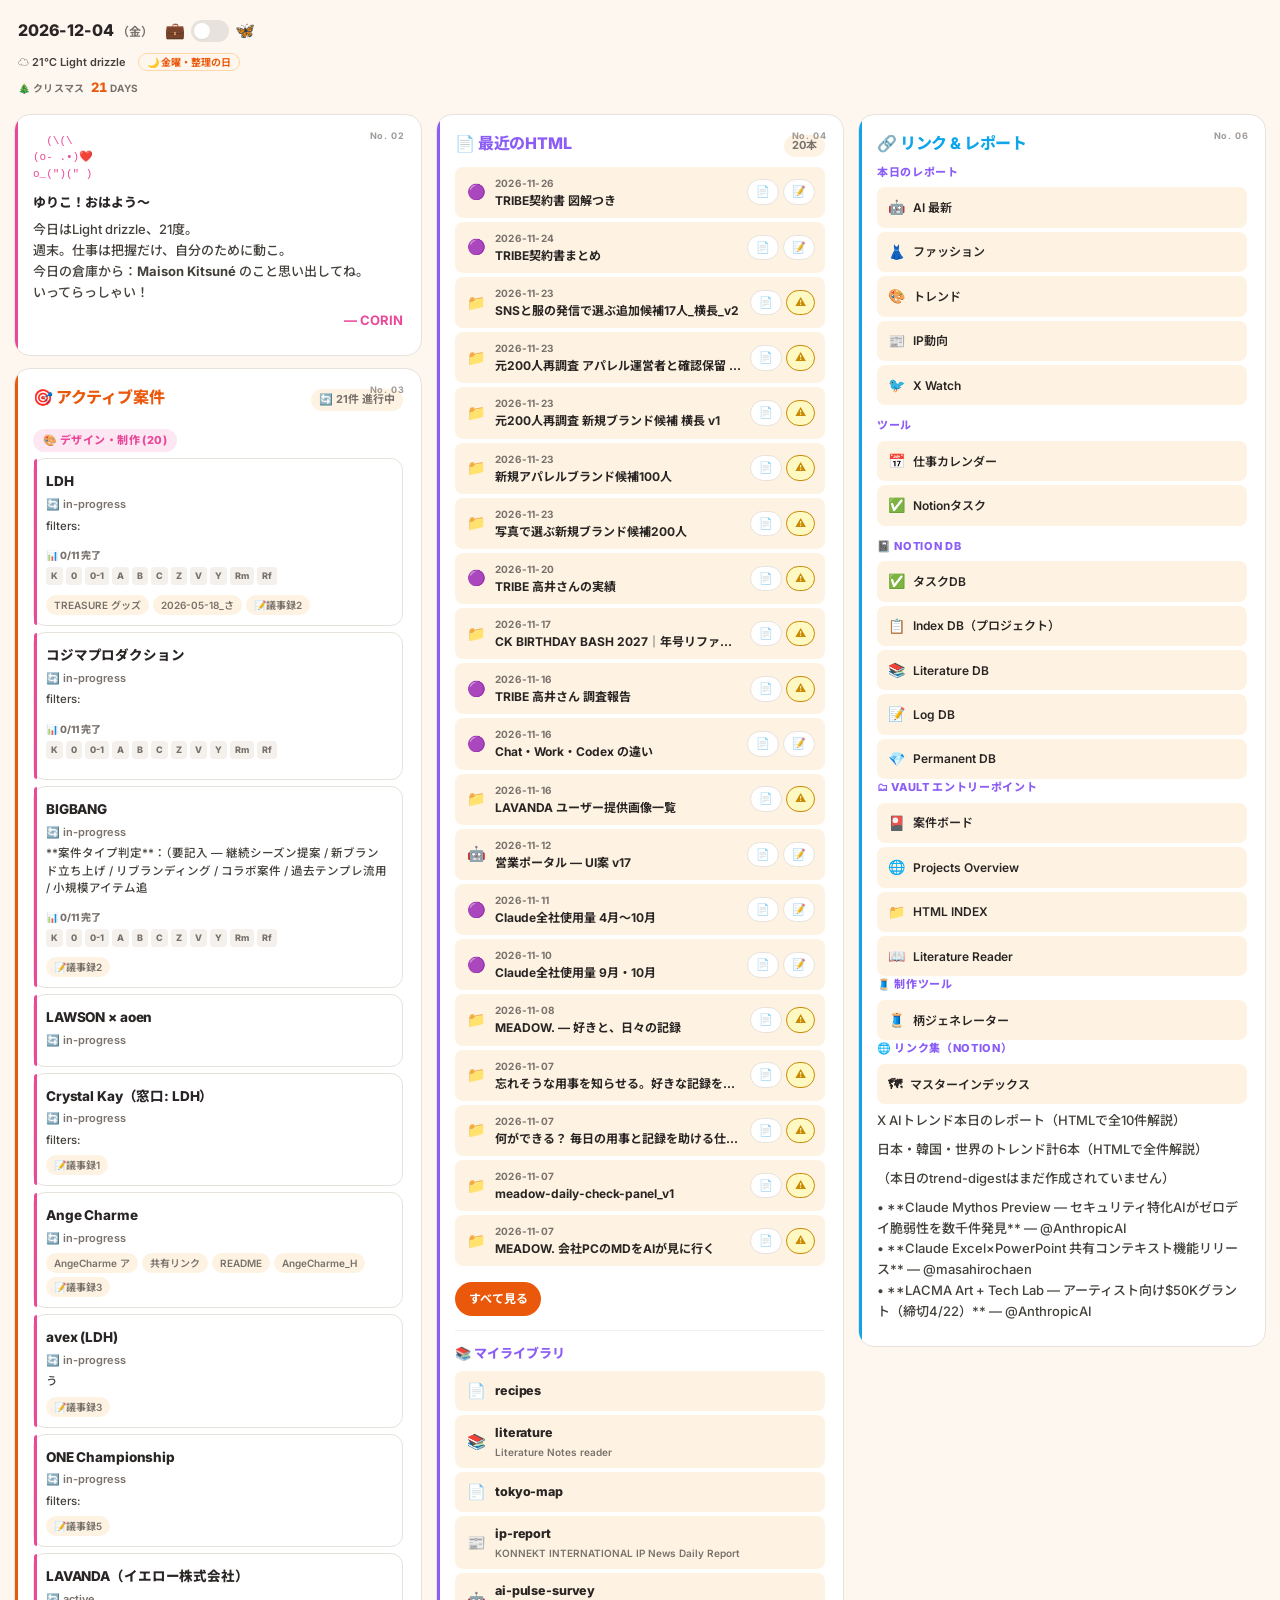
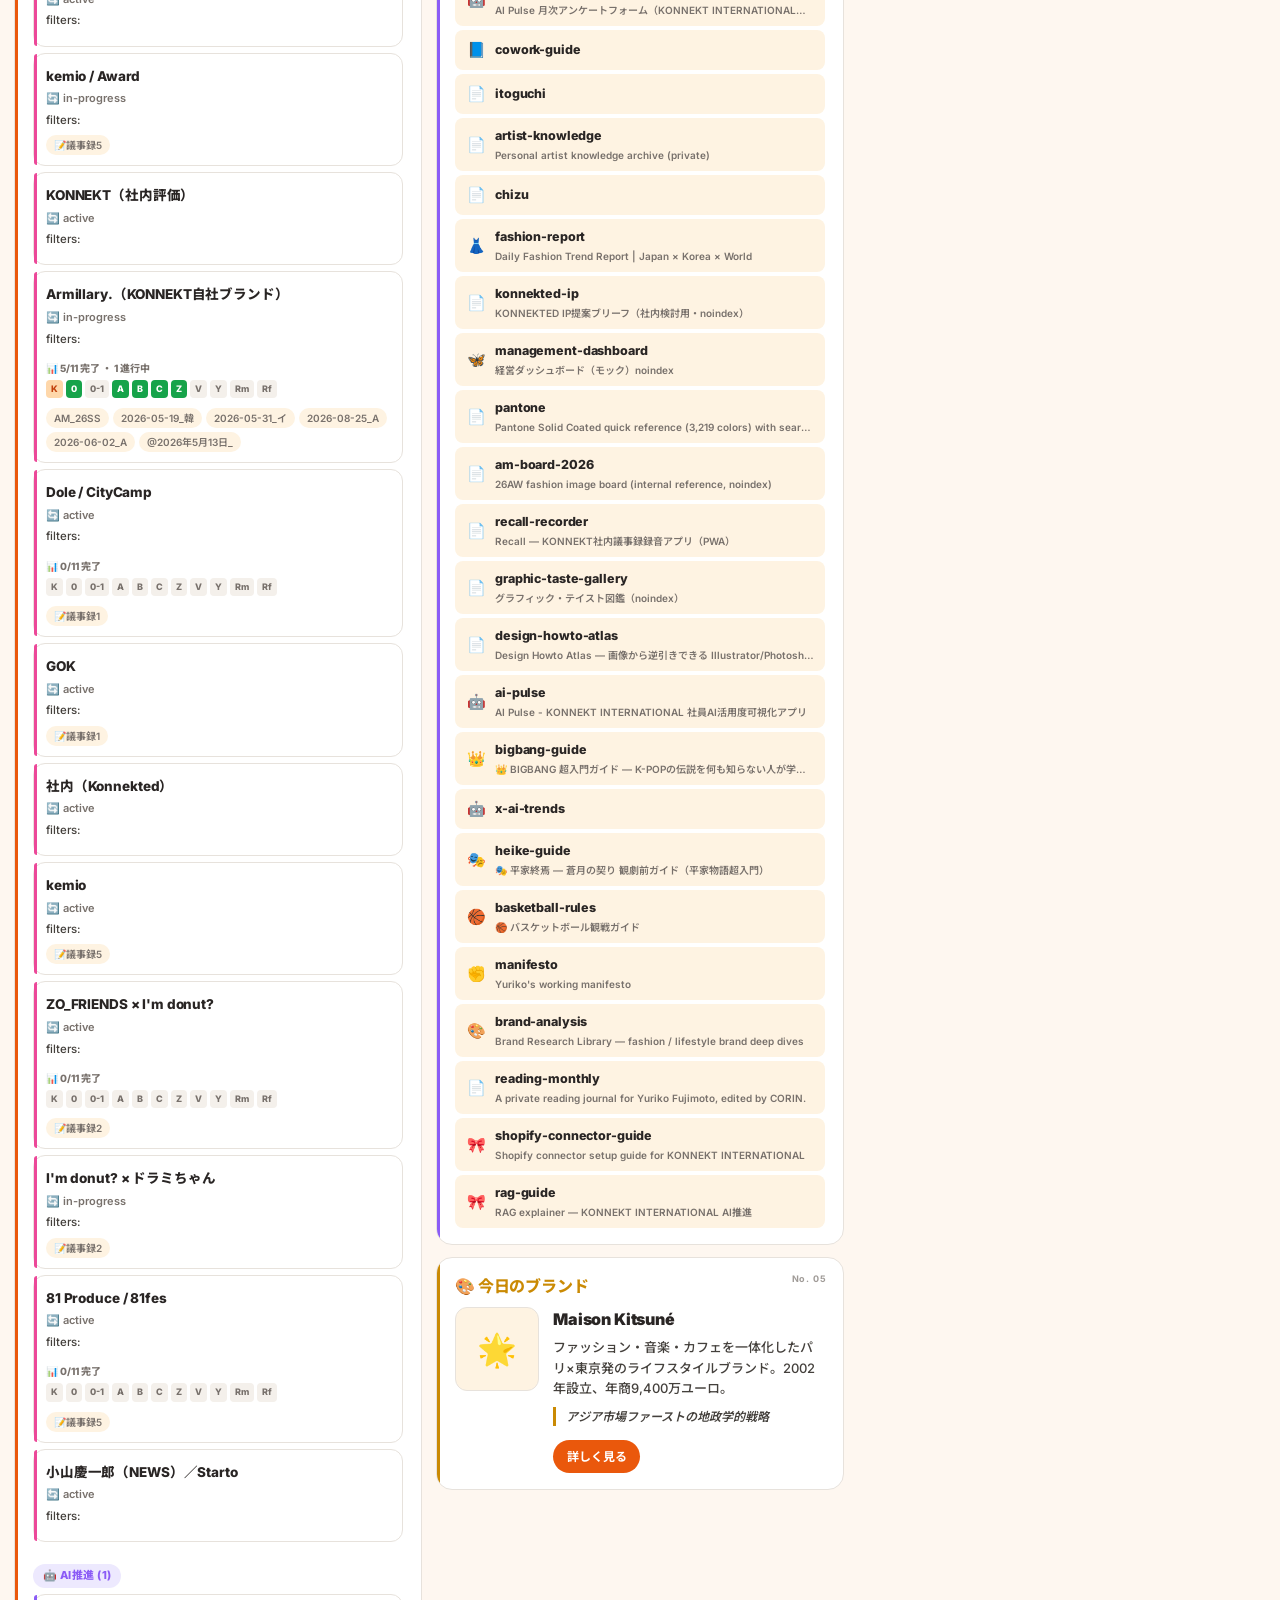
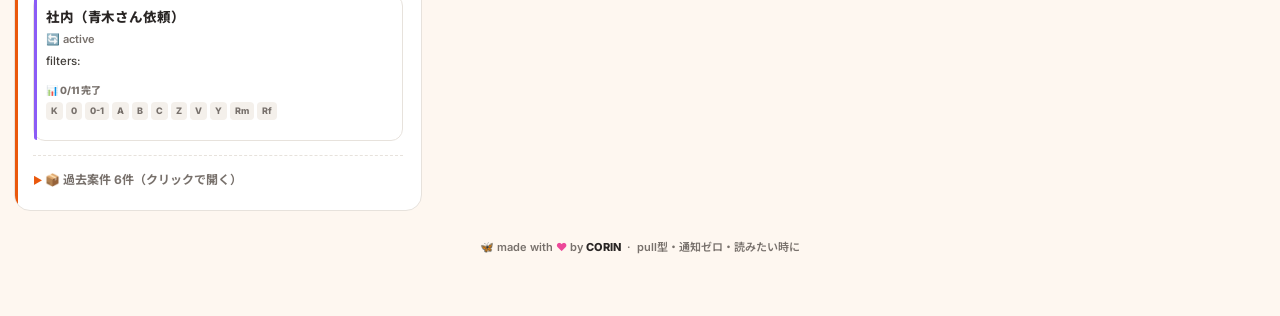
<file: index.html>
<!DOCTYPE html>
<html lang="ja">
<head>
<meta charset="UTF-8">
<meta name="viewport" content="width=device-width, initial-scale=1.0, viewport-fit=cover">
<meta name="robots" content="noindex, nofollow">
<meta name="apple-mobile-web-app-capable" content="yes">
<meta name="theme-color" content="#fef7f0">
<title>CORIN Journal — ゆりこの朝3分</title>
<link rel="icon" href="data:image/svg+xml,%3Csvg xmlns='http://www.w3.org/2000/svg' viewBox='0 0 100 100'%3E%3Ctext y='.9em' font-size='90'%3E%F0%9F%A6%8B%3C/text%3E%3C/svg%3E">
<link rel="stylesheet" href="style.css?v=20260602e">
</head>
<body class="mode-work">
<div class="container">

  <header class="hero">
    <div class="hero-row">
      <div class="date-block">
        <span class="date-main" id="date-main">YYYY-MM-DD</span>
        <span class="date-week" id="date-week">（曜）</span>
      </div>
      <div class="clock private-only" id="clock">--:--</div>
      <div class="mode-toggle" id="mode-toggle" title="モード切替">
        <span class="mode-label work">💼</span>
        <label class="switch">
          <input type="checkbox" id="mode-switch">
          <span class="slider"></span>
        </label>
        <span class="mode-label private">🦋</span>
      </div>
    </div>
    <div class="hero-row">
      <div>
        <span class="weather-mini" id="weather-mini">—</span>
        <span class="theme-tag" id="theme-tag" style="margin-left:8px;">朝の3分</span>
      </div>
    </div>
    <div class="countdown-row" id="countdown-row">
      <span class="countdown-label" id="countdown-label">next event</span>
      <span><span class="countdown-days" id="countdown-days">--</span> days</span>
    </div>
  </header>

  <!-- 今朝のTOP3 todo（HERO削除後・theme.js が要素参照するため非表示で残す） -->
  <div id="schedule-section" style="display:none;">
    <span id="schedule-meta"></span>
    <ul id="timeline-list"></ul>
    <input type="text" id="todo-input" maxlength="40">
    <button id="todo-add-btn"></button>
    <ul id="todo-list"></ul>
  </div>

  <!-- Masonry グリッド開始 -->
  <div class="masonry">

  <!-- ② CORIN手紙 -->
  <section class="card color-pink letter-card" id="letter-section">
    <span class="card-no">No. 02</span>
    <div class="ascii-art" id="letter-ascii">
 /) /)
(  • •)
⊃ 🍵
    </div>
    <div class="letter-body" id="letter-body">
      <p class="letter-greeting">ゆりこ、おはよ。</p>
      <p class="letter-text">今朝の手紙はまだ準備中。aggregate.py が動くと天気・カレンダー・倉庫から手紙が届くよ。</p>
      <p class="letter-sign">— CORIN</p>
    </div>
  </section>

  <!-- ③ アクティブ案件（仕事モードのみ） -->
  <section class="card work-only" id="active-projects-section">
    <span class="card-no">No. 03</span>
    <div class="active-header">
      <h2>🎯 アクティブ案件</h2>
      <span class="active-meta" id="active-meta">—</span>
    </div>
    <div class="active-list" id="active-projects-list">
      <p class="placeholder">aggregate.py が読み込みます</p>
    </div>
  </section>

  <!-- ④ 最近のHTML + マイライブラリ -->
  <section class="card color-purple" id="recent-html-section">
    <span class="card-no">No. 04</span>
    <div class="recent-header">
      <h2>📄 最近のHTML</h2>
      <span class="recent-meta" id="recent-meta">—</span>
    </div>
    <ul class="recent-list" id="recent-html-list">
      <li class="placeholder">aggregate.py が読み込みます</li>
    </ul>
    <a class="btn" href="obsidian://advanced-uri?vault=corin&filepath=00_%F0%9F%8F%A2%20company%2Fsecretary%2Foutputs%2FINDEX.md" target="_blank">すべて見る</a>

    <div class="library-section">
      <h3>📚 マイライブラリ</h3>
      <ul class="library-list" id="library-list">
        <li class="library-empty">aggregate.py がリポ一覧を取得します</li>
      </ul>
    </div>
  </section>

  <!-- ⑤ 今日のブランド -->
  <section class="card color-yellow brand-card" id="brand-section">
    <span class="card-no">No. 05</span>
    <h2>🎨 今日のブランド</h2>
    <div class="brand-content">
      <div class="brand-image-placeholder" id="brand-image">
        <span>🌟</span>
      </div>
      <div class="brand-info">
        <h3 id="brand-name">準備中</h3>
        <p id="brand-tagline">aggregate.py がランダムでピックします。</p>
        <p id="brand-insight" class="insight">忘れた頃にブランドと再会する3分。</p>
        <a class="btn" id="brand-link" href="#" target="_blank">詳しく見る</a>
      </div>
    </div>
  </section>

  <!-- ⑥ 重要リンク（旧06/07/08/09/10/12を統合） -->
  <section class="card color-blue" id="static-links-section">
    <span class="card-no">No. 06</span>
    <h2>🔗 リンク &amp; レポート</h2>

    <div class="static-links-wrap">
      <div class="static-link-group">
        <h3>本日のレポート</h3>
        <div class="static-link-grid">
          <a class="static-link-btn" id="ai-link" href="#" target="_blank">
            <span class="static-link-icon">🤖</span>
            <span class="static-link-label">AI 最新</span>
          </a>
          <a class="static-link-btn" id="fashion-link" href="#" target="_blank">
            <span class="static-link-icon">👗</span>
            <span class="static-link-label">ファッション</span>
          </a>
          <a class="static-link-btn" href="obsidian://advanced-uri?vault=corin&filepath=00_%F0%9F%8F%A2%20company%2Fsecretary%2Fnotes%2Ftrend-digest" target="_blank">
            <span class="static-link-icon">🎨</span>
            <span class="static-link-label">トレンド</span>
          </a>
          <a class="static-link-btn" id="ip-link" href="https://fujimoto-cpu.github.io/ip-news-reporter/" target="_blank">
            <span class="static-link-icon">📰</span>
            <span class="static-link-label">IP動向</span>
          </a>
          <a class="static-link-btn" href="obsidian://advanced-uri?vault=corin&filepath=20_%F0%9F%93%82%20Zettelkasten%2Fx-watch" target="_blank">
            <span class="static-link-icon">🐦</span>
            <span class="static-link-label">X Watch</span>
          </a>
        </div>
      </div>

      <div class="static-link-group">
        <h3>ツール</h3>
        <div class="static-link-grid">
          <a class="static-link-btn" href="https://calendar.google.com/" target="_blank">
            <span class="static-link-icon">📅</span>
            <span class="static-link-label">仕事カレンダー</span>
          </a>
          <a class="static-link-btn" href="https://www.notion.so/3cd58cff41724c0bb8c9db1d875226d3" target="_blank">
            <span class="static-link-icon">✅</span>
            <span class="static-link-label">Notionタスク</span>
          </a>
        </div>
      </div>

      <div class="static-link-group" id="dynamic-static-links">
        <!-- aggregate.py から links_config.json 由来の追加リンクが入る -->
      </div>
    </div>

    <p class="link-summary" id="ai-summary">—</p>
    <p class="link-summary" id="fashion-summary">—</p>
    <p class="link-summary" id="trend-summary">—</p>
    <p class="link-summary" id="xwatch-summary">—</p>
  </section>

  <!-- ⑦ MEADOW.（プライベート要素統合：推し画像 / コレクション統計 / 今夜の楽しみ / ポラロイド） -->
  <section class="card color-pink private-only" id="meadow-section">
    <span class="card-no">No. 07</span>
    <h2>🦋 MEADOW.</h2>

    <div class="meadow-block">
      <p id="meadow-summary" class="placeholder">ゆりこのライフブランド進捗</p>
      <a class="btn" href="obsidian://advanced-uri?vault=corin&filepath=01_%F0%9F%8F%A0%20private%2Fmeadow" target="_blank">Obsidianで開く</a>
    </div>

    <div class="meadow-block" id="oshi-block">
      <h3>今日のピック</h3>
      <div id="oshi-content">
        <div class="oshi-empty">
          <span class="big-emoji">🦋</span>
          <p>コレクションがまだ空っぽ。<br>/collection で好きなものを追加。</p>
        </div>
      </div>
    </div>

    <div class="meadow-block" id="tonight-block" style="display:none;">
      <h3>今夜の楽しみ</h3>
      <p class="tonight-text" id="tonight-text">—</p>
    </div>

    <div class="meadow-block" id="polaroid-block" style="display:none;">
      <h3>今日の一枚</h3>
      <div id="polaroid-wrap"></div>
    </div>

    <div class="meadow-block">
      <h3>コレクション統計</h3>
      <div class="coll-stats" id="coll-stats">
        <p class="placeholder">aggregate.py が読み込みます</p>
      </div>
      <a class="btn" href="obsidian://advanced-uri?vault=corin&filepath=01_%F0%9F%8F%A0%20private%2Fmeadow%2Fcollection%2Findex.html" target="_blank" style="margin-top:10px;">コレクションを開く</a>
    </div>
  </section>

  </div><!-- /.masonry -->

  <footer>
    <p>🦋 made with <span class="heart-icon">❤</span> by <span id="corin-logo">CORIN</span> &nbsp;·&nbsp; pull型・通知ゼロ・読みたい時に</p>
  </footer>

</div>

<script src="data.js?v=20260602" onerror="console.log('data.js not yet generated')"></script>
<script src="theme.js?v=20260602b"></script>
</body>
</html>
</file>
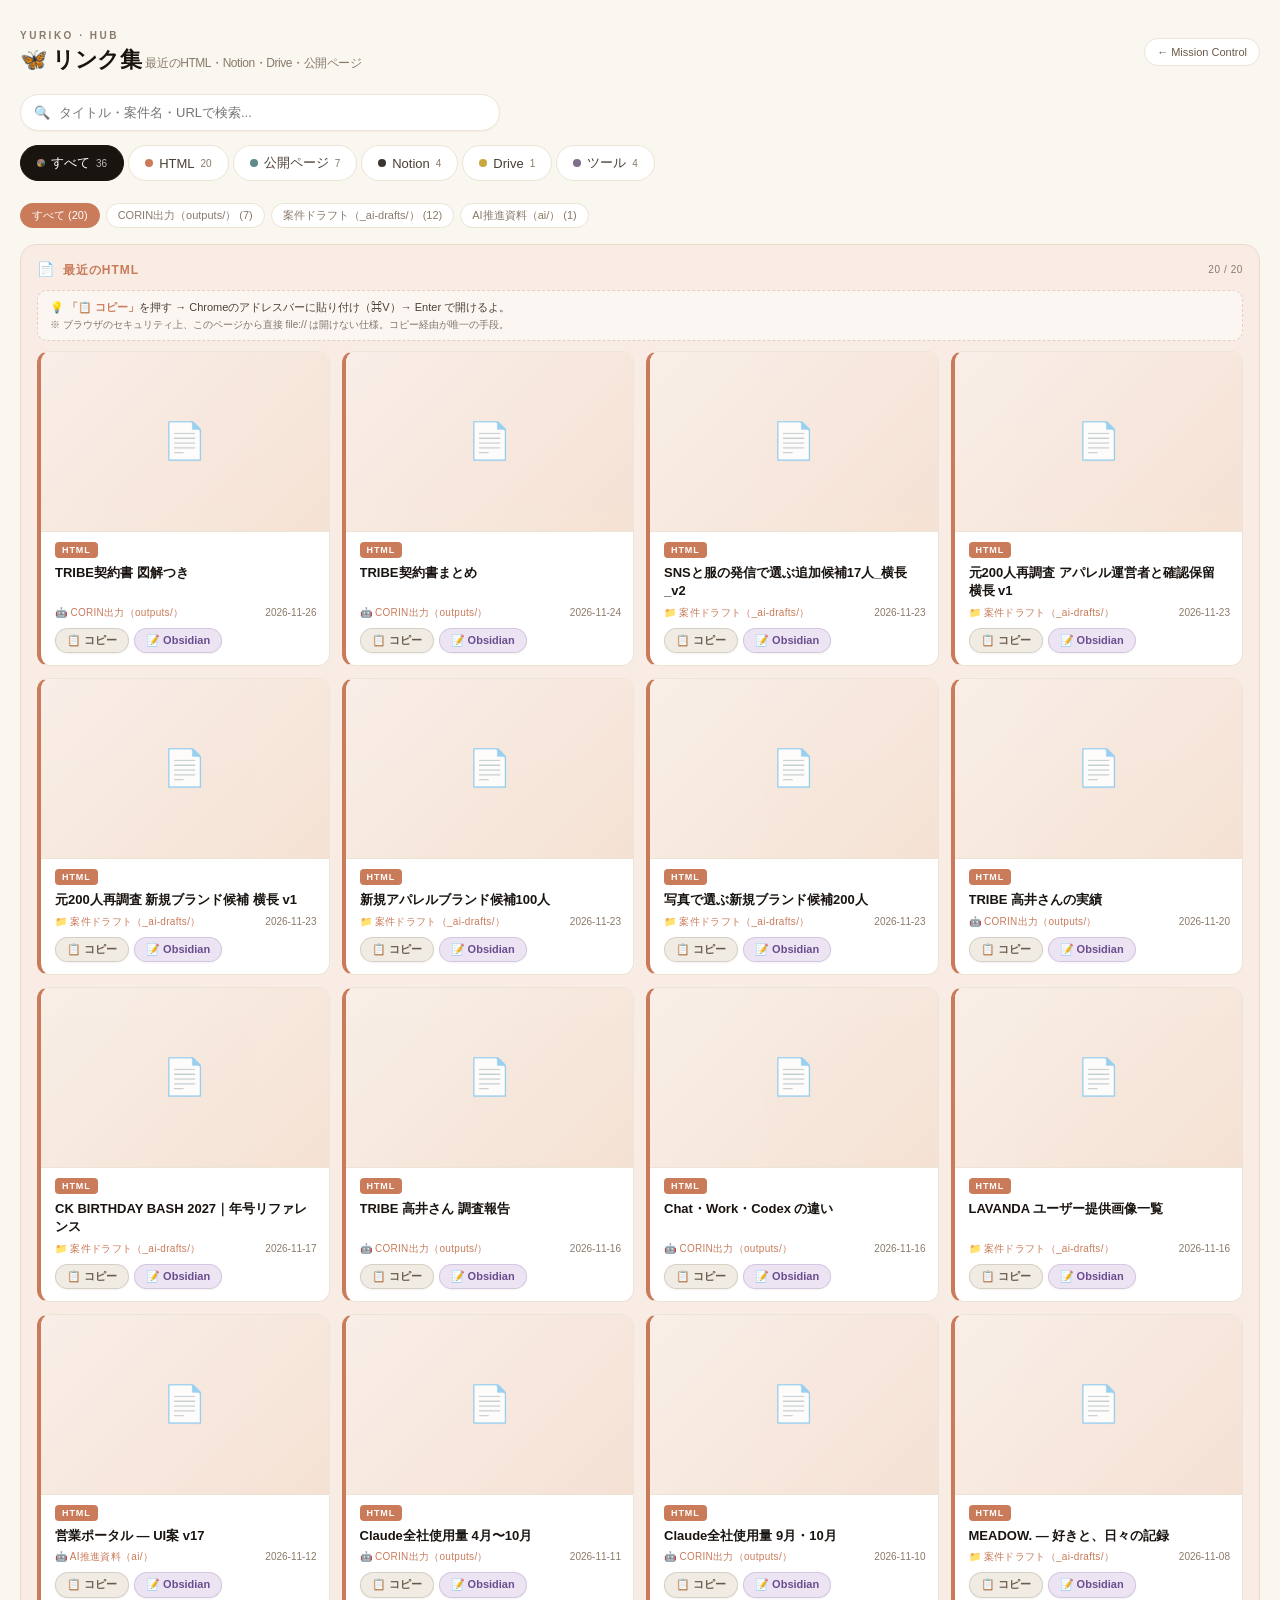
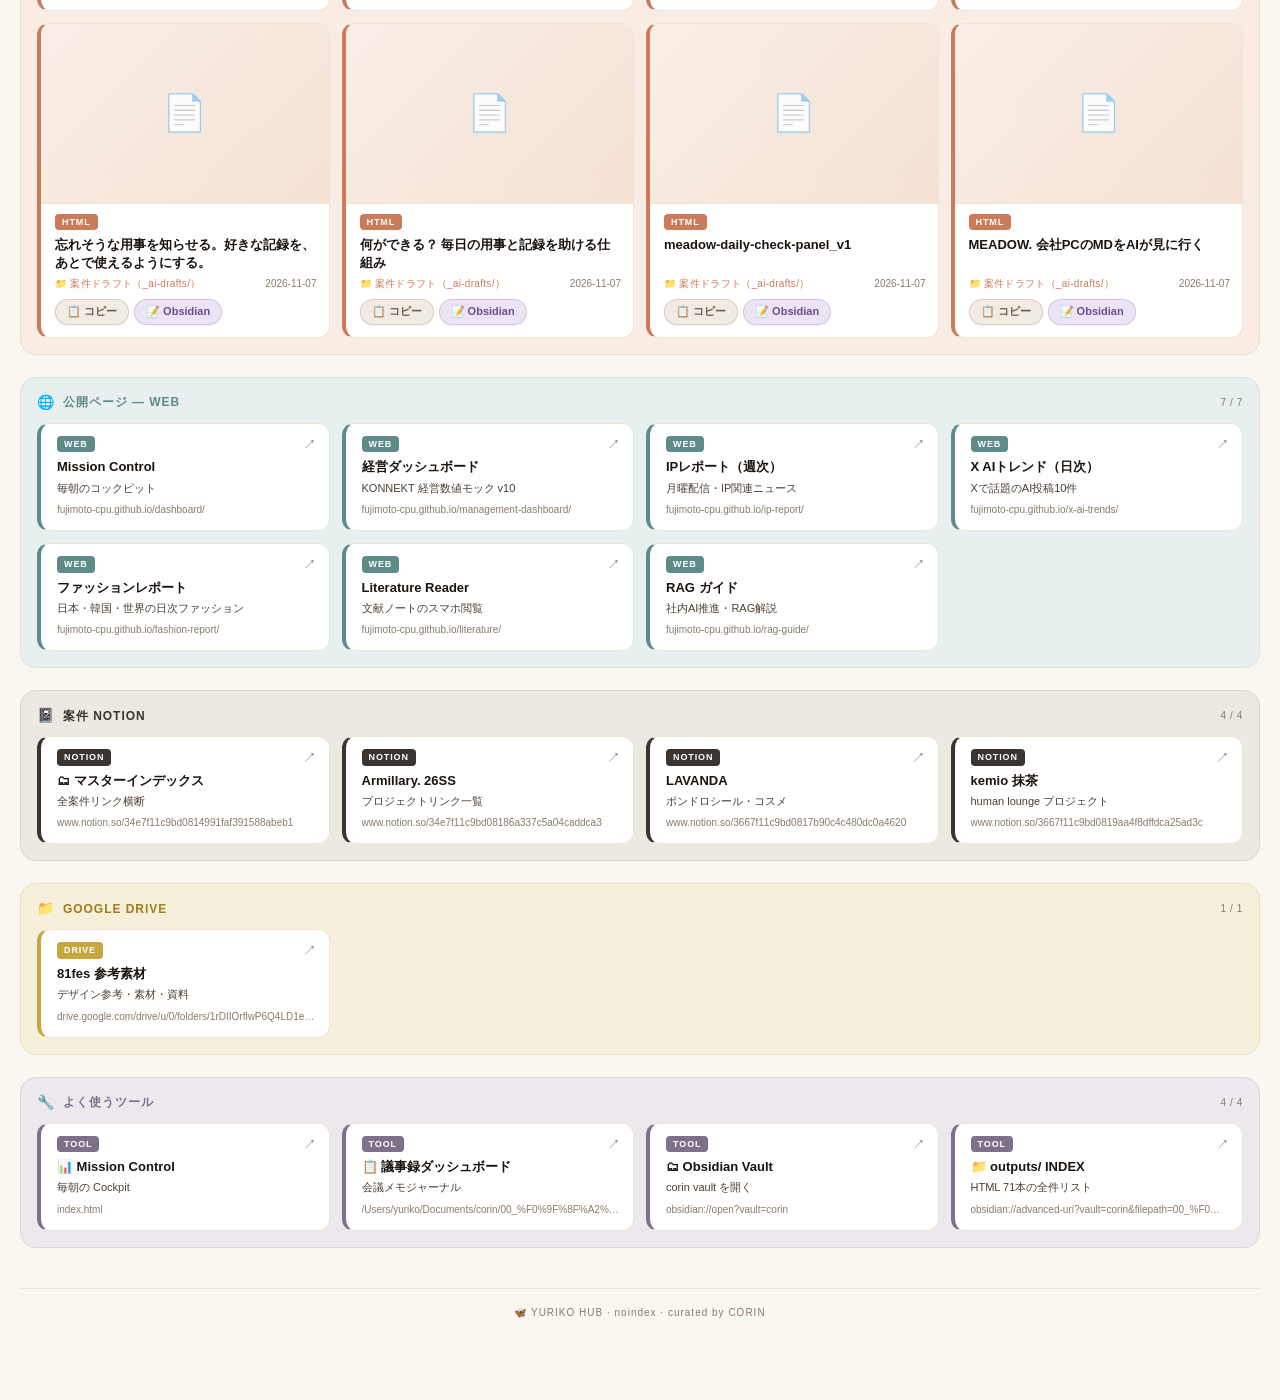
<file: hub.html>
<!DOCTYPE html>
<html lang="ja">
<head>
<meta charset="UTF-8">
<meta name="viewport" content="width=device-width, initial-scale=1.0, viewport-fit=cover">
<meta name="robots" content="noindex, nofollow">
<meta name="apple-mobile-web-app-capable" content="yes">
<meta name="theme-color" content="#faf6f0">
<title>🦋 Yuriko Hub — リンク集</title>
<link rel="icon" href="data:image/svg+xml,%3Csvg xmlns='http://www.w3.org/2000/svg' viewBox='0 0 100 100'%3E%3Ctext y='.9em' font-size='90'%3E%F0%9F%A6%8B%3C/text%3E%3C/svg%3E">
<style>
  :root {
    --bg: #faf6f0;
    --card: #ffffff;
    --ink: #1a1410;
    --ink-soft: #4a3f35;
    --muted: #8a7a6a;
    --line: #ece4d4;
    --accent: #6b5a4a;
    --accent-warm: #a89380;
    --shadow-sm: 0 1px 2px rgba(60, 40, 20, 0.04);
    --shadow-md: 0 4px 14px rgba(60, 40, 20, 0.08);
    --radius: 12px;

    /* category colors — くすんだトーン */
    --c-html: #c97b5a;
    --c-html-bg: #f8ece4;
    --c-pages: #5e8b8a;
    --c-pages-bg: #e8f0ef;
    --c-notion: #3a3530;
    --c-notion-bg: #ece8e2;
    --c-drive: #c8a73f;
    --c-drive-bg: #f6efd9;
    --c-tools: #7e6f8a;
    --c-tools-bg: #ece8ee;
  }

  * { box-sizing: border-box; margin: 0; padding: 0; }

  body {
    font-family: -apple-system, BlinkMacSystemFont, "Hiragino Sans", "Yu Gothic", sans-serif;
    background: var(--bg);
    color: var(--ink);
    line-height: 1.5;
    -webkit-font-smoothing: antialiased;
    min-height: 100vh;
  }

  .container { max-width: 1280px; margin: 0 auto; padding: 28px 20px 80px; }

  /* --- header --- */
  .header-row {
    display: flex;
    align-items: center;
    justify-content: space-between;
    gap: 16px;
    flex-wrap: wrap;
    margin-bottom: 18px;
  }
  .brand {
    font-size: 10px;
    letter-spacing: 0.25em;
    color: var(--muted);
    font-weight: 600;
    text-transform: uppercase;
  }
  h1 {
    font-size: 22px;
    font-weight: 700;
    color: var(--ink);
    letter-spacing: -0.02em;
  }
  .sub {
    font-size: 12px;
    color: var(--muted);
    margin-left: 4px;
    font-weight: 400;
  }
  .nav-back {
    font-size: 11px;
    color: var(--accent);
    text-decoration: none;
    padding: 5px 12px;
    border: 1px solid var(--line);
    border-radius: 16px;
    background: var(--card);
    white-space: nowrap;
  }
  .nav-back:hover { background: var(--bg); }

  /* --- search --- */
  .search-wrap {
    position: relative;
    margin-bottom: 14px;
    max-width: 480px;
  }
  .search-input {
    width: 100%;
    padding: 10px 14px 10px 38px;
    border: 1px solid var(--line);
    background: var(--card);
    border-radius: 20px;
    font-size: 13px;
    color: var(--ink);
    font-family: inherit;
    transition: all 0.15s;
    box-shadow: var(--shadow-sm);
  }
  .search-input:focus {
    outline: none;
    border-color: var(--accent-warm);
    box-shadow: var(--shadow-md);
  }
  .search-icon {
    position: absolute;
    left: 14px;
    top: 50%;
    transform: translateY(-50%);
    font-size: 13px;
    color: var(--muted);
  }

  /* --- tabs --- */
  .tabs {
    display: flex;
    gap: 4px;
    overflow-x: auto;
    margin-bottom: 18px;
    padding-bottom: 4px;
    scrollbar-width: none;
  }
  .tabs::-webkit-scrollbar { display: none; }
  .tab {
    font-size: 13px;
    padding: 8px 16px;
    border: 1px solid var(--line);
    border-radius: 20px;
    background: var(--card);
    color: var(--ink-soft);
    cursor: pointer;
    font-family: inherit;
    transition: all 0.15s;
    white-space: nowrap;
    font-weight: 500;
    display: inline-flex;
    align-items: center;
    gap: 6px;
  }
  .tab .tab-dot {
    width: 8px;
    height: 8px;
    border-radius: 50%;
    display: inline-block;
  }
  .tab[data-tab="html"] .tab-dot { background: var(--c-html); }
  .tab[data-tab="pages"] .tab-dot { background: var(--c-pages); }
  .tab[data-tab="notion"] .tab-dot { background: var(--c-notion); }
  .tab[data-tab="drive"] .tab-dot { background: var(--c-drive); }
  .tab[data-tab="tools"] .tab-dot { background: var(--c-tools); }
  .tab[data-tab="all"] .tab-dot {
    background: conic-gradient(var(--c-html), var(--c-pages), var(--c-notion), var(--c-drive), var(--c-tools), var(--c-html));
  }
  .tab .tab-count {
    font-size: 10px;
    color: var(--muted);
    font-variant-numeric: tabular-nums;
  }
  .tab.active {
    background: var(--ink);
    color: white;
    border-color: var(--ink);
  }
  .tab.active .tab-count { color: rgba(255,255,255,0.7); }
  .tab:hover:not(.active) { background: var(--card); border-color: var(--accent-warm); }

  /* --- subchips (HTML categories) --- */
  .subchips {
    display: none;
    gap: 6px;
    flex-wrap: wrap;
    margin-bottom: 16px;
  }
  .subchips.visible { display: flex; }
  .subchip {
    font-size: 11px;
    padding: 4px 11px;
    border: 1px solid var(--line);
    border-radius: 14px;
    background: var(--card);
    color: var(--muted);
    cursor: pointer;
    font-family: inherit;
    transition: all 0.12s;
    white-space: nowrap;
  }
  .subchip.active { background: var(--c-html); color: white; border-color: var(--c-html); }
  .subchip:hover:not(.active) { background: var(--c-html-bg); color: var(--c-html); border-color: var(--c-html); }

  /* --- section block: tinted backdrop --- */
  .section {
    margin-bottom: 22px;
    padding: 14px 16px 16px;
    border-radius: 16px;
    border: 1px solid var(--line);
  }
  .section.hidden { display: none; }
  .section[data-kind="html"]   { background: var(--c-html-bg);   border-color: #ecd9c9; }
  .section[data-kind="pages"]  { background: var(--c-pages-bg);  border-color: #d6e3e1; }
  .section[data-kind="notion"] { background: var(--c-notion-bg); border-color: #dad4cb; }
  .section[data-kind="drive"]  { background: var(--c-drive-bg);  border-color: #ebdfbb; }
  .section[data-kind="tools"]  { background: var(--c-tools-bg);  border-color: #dad4e0; }

  .section-head {
    display: flex;
    align-items: center;
    justify-content: space-between;
    margin-bottom: 10px;
  }
  .section-title {
    font-size: 12px;
    font-weight: 700;
    letter-spacing: 0.08em;
    text-transform: uppercase;
    display: inline-flex;
    align-items: center;
    gap: 8px;
  }
  .section[data-kind="html"]   .section-title { color: var(--c-html); }
  .section[data-kind="pages"]  .section-title { color: var(--c-pages); }
  .section[data-kind="notion"] .section-title { color: var(--c-notion); }
  .section[data-kind="drive"]  .section-title { color: #9c7e1c; }
  .section[data-kind="tools"]  .section-title { color: var(--c-tools); }
  .section-emoji { font-size: 14px; }
  .section-count {
    font-size: 10px;
    color: var(--muted);
    font-variant-numeric: tabular-nums;
    letter-spacing: 0.06em;
  }

  /* --- grid --- */
  .grid {
    display: grid;
    grid-template-columns: repeat(auto-fill, minmax(240px, 1fr));
    gap: 12px;
  }

  /* --- card base --- */
  .card, .link-card {
    background: var(--card);
    border-radius: var(--radius);
    transition: all 0.18s cubic-bezier(.4,0,.2,1);
    text-decoration: none;
    color: inherit;
    display: flex;
    flex-direction: column;
    border: 1px solid var(--line);
    border-left-width: 4px;
    position: relative;
    overflow: hidden;
  }
  .card { padding: 0; }
  .link-card { padding: 12px 14px 13px 16px; gap: 4px; min-height: 86px; }
  .card:hover, .link-card:hover {
    transform: translateY(-3px);
    box-shadow: var(--shadow-md);
  }

  /* --- thumbnail --- */
  .card-thumb-wrap {
    aspect-ratio: 16 / 10;
    width: 100%;
    overflow: hidden;
    background: var(--bg);
    border-bottom: 1px solid var(--line);
    position: relative;
  }
  .card-thumb {
    width: 100%;
    height: 100%;
    object-fit: cover;
    object-position: top center;
    transition: transform 0.5s cubic-bezier(.4,0,.2,1);
    display: block;
  }
  .card:hover .card-thumb { transform: scale(1.06); }
  .card-thumb-fallback {
    width: 100%;
    height: 100%;
    display: flex;
    align-items: center;
    justify-content: center;
    font-size: 36px;
    background: linear-gradient(135deg, var(--c-html-bg) 0%, #f3d9c8 100%);
    color: var(--c-html);
    opacity: 0.7;
  }
  .card-body {
    padding: 10px 12px 12px 14px;
    display: flex;
    flex-direction: column;
    gap: 4px;
    flex: 1;
  }

  .section[data-kind="html"]   .card { border-left-color: var(--c-html); }
  .section[data-kind="pages"]  .link-card { border-left-color: var(--c-pages); }
  .section[data-kind="notion"] .link-card { border-left-color: var(--c-notion); }
  .section[data-kind="drive"]  .link-card { border-left-color: var(--c-drive); }
  .section[data-kind="tools"]  .link-card { border-left-color: var(--c-tools); }

  /* category pill */
  .pill {
    display: inline-block;
    font-size: 9px;
    font-weight: 700;
    letter-spacing: 0.1em;
    text-transform: uppercase;
    padding: 2px 7px;
    border-radius: 4px;
    line-height: 1.4;
    margin-bottom: 2px;
    width: max-content;
  }
  .section[data-kind="html"]   .pill { background: var(--c-html);   color: white; }
  .section[data-kind="pages"]  .pill { background: var(--c-pages);  color: white; }
  .section[data-kind="notion"] .pill { background: var(--c-notion); color: white; }
  .section[data-kind="drive"]  .pill { background: var(--c-drive);  color: white; }
  .section[data-kind="tools"]  .pill { background: var(--c-tools);  color: white; }

  /* HTML card */
  .card-title {
    font-size: 13px;
    font-weight: 600;
    color: var(--ink);
    line-height: 1.4;
    overflow: hidden;
    display: -webkit-box;
    -webkit-line-clamp: 2;
    -webkit-box-orient: vertical;
    text-decoration: none;
    flex: 1;
  }
  .card-title:hover { color: var(--c-html); }
  .card-foot {
    display: flex;
    justify-content: space-between;
    align-items: center;
    font-size: 10px;
    color: var(--muted);
  }
  .card-cat {
    color: var(--c-html);
    letter-spacing: 0.03em;
    overflow: hidden;
    text-overflow: ellipsis;
    white-space: nowrap;
    flex: 1;
    min-width: 0;
    font-weight: 500;
  }
  .card-date {
    font-variant-numeric: tabular-nums;
    white-space: nowrap;
    margin-left: 6px;
  }
  .card-actions {
    display: flex;
    gap: 5px;
    flex-wrap: nowrap;
    margin-top: 4px;
  }
  .card-actions .action { white-space: nowrap; flex-shrink: 0; }
  .action {
    font-size: 11px;
    font-weight: 600;
    padding: 4px 11px;
    border: 1px solid transparent;
    border-radius: 14px;
    text-decoration: none;
    transition: all 0.18s cubic-bezier(.4,0,.2,1);
    cursor: pointer;
    font-family: inherit;
    display: inline-flex;
    align-items: center;
    gap: 3px;
    line-height: 1.4;
    box-shadow: 0 1px 2px rgba(60, 40, 20, 0.06);
  }
  .action-html {
    background: var(--c-html-bg);
    color: var(--c-html);
    border-color: rgba(201, 123, 90, 0.2);
  }
  .action-html:hover {
    background: var(--c-html);
    color: white;
    transform: translateY(-1px);
    box-shadow: 0 3px 8px rgba(201, 123, 90, 0.3);
  }
  .action-obs {
    background: #ede4f3;
    color: #6b4d8f;
    border-color: rgba(107, 77, 143, 0.2);
  }
  .action-obs:hover {
    background: #6b4d8f;
    color: white;
    transform: translateY(-1px);
    box-shadow: 0 3px 8px rgba(107, 77, 143, 0.3);
  }
  .action-copy {
    background: #f0ece4;
    color: var(--accent);
    border-color: rgba(107, 90, 74, 0.2);
  }
  .action-copy:hover {
    background: var(--accent);
    color: white;
    transform: translateY(-1px);
    box-shadow: 0 3px 8px rgba(107, 90, 74, 0.3);
  }
  .action-copy.copied {
    background: #7ba56b;
    color: white;
    border-color: #7ba56b;
  }

  /* toast */
  .toast {
    position: fixed;
    bottom: 24px;
    left: 50%;
    transform: translateX(-50%) translateY(60px);
    background: var(--ink);
    color: white;
    padding: 10px 20px;
    border-radius: 24px;
    font-size: 13px;
    font-weight: 500;
    box-shadow: 0 8px 24px rgba(0, 0, 0, 0.2);
    z-index: 1000;
    opacity: 0;
    transition: all 0.3s cubic-bezier(.4,0,.2,1);
    pointer-events: none;
  }
  .toast.show {
    transform: translateX(-50%) translateY(0);
    opacity: 1;
  }

  /* link-card */
  .link-card::after {
    content: "↗";
    position: absolute;
    top: 11px;
    right: 13px;
    font-size: 13px;
    color: var(--muted);
    transition: all 0.15s;
  }
  .link-card:hover::after { transform: translate(2px, -2px); }
  .section[data-kind="pages"]  .link-card:hover::after { color: var(--c-pages); }
  .section[data-kind="notion"] .link-card:hover::after { color: var(--c-notion); }
  .section[data-kind="drive"]  .link-card:hover::after { color: #9c7e1c; }
  .section[data-kind="tools"]  .link-card:hover::after { color: var(--c-tools); }
  .link-name {
    font-size: 13px;
    font-weight: 600;
    color: var(--ink);
    padding-right: 20px;
    line-height: 1.4;
  }
  .link-desc {
    font-size: 11px;
    color: var(--ink-soft);
    line-height: 1.4;
  }
  .link-url {
    font-size: 10px;
    color: var(--muted);
    overflow: hidden;
    text-overflow: ellipsis;
    white-space: nowrap;
    margin-top: 2px;
  }

  .hint {
    background: rgba(255, 255, 255, 0.55);
    border: 1px dashed rgba(201, 123, 90, 0.35);
    border-radius: 10px;
    padding: 8px 12px;
    font-size: 11px;
    color: var(--ink-soft);
    margin-bottom: 10px;
    line-height: 1.5;
  }
  .hint strong { color: var(--c-html); font-weight: 700; }

  .empty { text-align: center; padding: 24px; color: var(--muted); font-size: 12px; grid-column: 1 / -1; }

  footer {
    margin-top: 40px;
    padding-top: 16px;
    border-top: 1px solid var(--line);
    text-align: center;
    font-size: 10px;
    color: var(--muted);
    letter-spacing: 0.1em;
  }

  @media (max-width: 640px) {
    .container { padding: 20px 14px 60px; }
    h1 { font-size: 18px; }
    .sub { display: block; margin-left: 0; margin-top: 2px; }
    .grid { grid-template-columns: 1fr; gap: 8px; }
    .tabs { margin-bottom: 14px; }
    .tab { font-size: 12px; padding: 7px 13px; }
    .section { padding: 12px 12px 14px; }
  }
</style>
</head>
<body>
<div class="container">

  <div class="header-row">
    <div>
      <div class="brand">YURIKO · HUB</div>
      <h1>🦋 リンク集<span class="sub">最近のHTML・Notion・Drive・公開ページ</span></h1>
    </div>
    <a class="nav-back" href="index.html">← Mission Control</a>
  </div>

  <div class="search-wrap">
    <span class="search-icon">🔍</span>
    <input class="search-input" id="search" type="text" placeholder="タイトル・案件名・URLで検索...">
  </div>

  <div class="tabs" id="tabs">
    <button class="tab active" data-tab="all"><span class="tab-dot"></span>すべて <span class="tab-count" id="cnt-all"></span></button>
    <button class="tab" data-tab="html"><span class="tab-dot"></span>HTML <span class="tab-count" id="cnt-html"></span></button>
    <button class="tab" data-tab="pages"><span class="tab-dot"></span>公開ページ <span class="tab-count" id="cnt-pages"></span></button>
    <button class="tab" data-tab="notion"><span class="tab-dot"></span>Notion <span class="tab-count" id="cnt-notion"></span></button>
    <button class="tab" data-tab="drive"><span class="tab-dot"></span>Drive <span class="tab-count" id="cnt-drive"></span></button>
    <button class="tab" data-tab="tools"><span class="tab-dot"></span>ツール <span class="tab-count" id="cnt-tools"></span></button>
  </div>

  <div class="subchips" id="subchips"></div>

  <section class="section" data-kind="html" id="sec-html">
    <div class="section-head">
      <div class="section-title"><span class="section-emoji">📄</span>最近のHTML</div>
      <div class="section-count" id="html-count"></div>
    </div>
    <div class="hint">
      💡 <strong>「📋 コピー」</strong>を押す → Chromeのアドレスバーに貼り付け（⌘V）→ Enter で開けるよ。<br>
      <span style="opacity:0.7;font-size:10px;">※ ブラウザのセキュリティ上、このページから直接 file:// は開けない仕様。コピー経由が唯一の手段。</span>
    </div>
    <div class="grid" id="html-grid"></div>
  </section>

  <section class="section" data-kind="pages" id="sec-pages">
    <div class="section-head">
      <div class="section-title"><span class="section-emoji">🌐</span>公開ページ — Web</div>
      <div class="section-count" id="pages-count"></div>
    </div>
    <div class="grid" id="pages-grid"></div>
  </section>

  <section class="section" data-kind="notion" id="sec-notion">
    <div class="section-head">
      <div class="section-title"><span class="section-emoji">📓</span>案件 Notion</div>
      <div class="section-count" id="notion-count"></div>
    </div>
    <div class="grid" id="notion-grid"></div>
  </section>

  <section class="section" data-kind="drive" id="sec-drive">
    <div class="section-head">
      <div class="section-title"><span class="section-emoji">📁</span>Google Drive</div>
      <div class="section-count" id="drive-count"></div>
    </div>
    <div class="grid" id="drive-grid"></div>
  </section>

  <section class="section" data-kind="tools" id="sec-tools">
    <div class="section-head">
      <div class="section-title"><span class="section-emoji">🔧</span>よく使うツール</div>
      <div class="section-count" id="tools-count"></div>
    </div>
    <div class="grid" id="tools-grid"></div>
  </section>

  <footer>
    🦋 YURIKO HUB · noindex · curated by CORIN
  </footer>
</div>

<div class="toast" id="toast">✓ コピーしたよ</div>

<script src="data.js?v=20260607hub3"></script>
<script>
  const PAGES = [
    { name: "Mission Control", desc: "毎朝のコックピット", url: "https://fujimoto-cpu.github.io/dashboard/" },
    { name: "経営ダッシュボード", desc: "KONNEKT 経営数値モック v10", url: "https://fujimoto-cpu.github.io/management-dashboard/" },
    { name: "IPレポート（週次）", desc: "月曜配信・IP関連ニュース", url: "https://fujimoto-cpu.github.io/ip-report/" },
    { name: "X AIトレンド（日次）", desc: "Xで話題のAI投稿10件", url: "https://fujimoto-cpu.github.io/x-ai-trends/" },
    { name: "ファッションレポート", desc: "日本・韓国・世界の日次ファッション", url: "https://fujimoto-cpu.github.io/fashion-report/" },
    { name: "Literature Reader", desc: "文献ノートのスマホ閲覧", url: "https://fujimoto-cpu.github.io/literature/" },
    { name: "RAG ガイド", desc: "社内AI推進・RAG解説", url: "https://fujimoto-cpu.github.io/rag-guide/" },
  ];
  const NOTION = [
    { name: "🗂 マスターインデックス", desc: "全案件リンク横断", url: "https://www.notion.so/34e7f11c9bd0814991faf391588abeb1" },
    { name: "Armillary. 26SS", desc: "プロジェクトリンク一覧", url: "https://www.notion.so/34e7f11c9bd08186a337c5a04caddca3" },
    { name: "LAVANDA", desc: "ボンドロシール・コスメ", url: "https://www.notion.so/3667f11c9bd0817b90c4c480dc0a4620" },
    { name: "kemio 抹茶", desc: "human lounge プロジェクト", url: "https://www.notion.so/3667f11c9bd0819aa4f8dffdca25ad3c" },
  ];
  const DRIVE = [
    { name: "81fes 参考素材", desc: "デザイン参考・素材・資料", url: "https://drive.google.com/drive/u/0/folders/1rDIIOrflwP6Q4LD1eelHz7ldOZyI7FUE" },
  ];
  const TOOLS = [
    { name: "📊 Mission Control", desc: "毎朝の Cockpit", url: "index.html" },
    { name: "📋 議事録ダッシュボード", desc: "会議メモジャーナル", url: "file:///Users/yuriko/Documents/corin/00_%F0%9F%8F%A2%20company/secretary/outputs/2026-05-31_%E8%AD%B0%E4%BA%8B%E9%8C%B2%E3%83%80%E3%83%83%E3%82%B7%E3%83%A5%E3%83%9C%E3%83%BC%E3%83%89.html" },
    { name: "🗂 Obsidian Vault", desc: "corin vault を開く", url: "obsidian://open?vault=corin" },
    { name: "📁 outputs/ INDEX", desc: "HTML 71本の全件リスト", url: "obsidian://advanced-uri?vault=corin&filepath=00_%F0%9F%8F%A2%20company%2Fsecretary%2Foutputs%2FINDEX.md&openmode=tab" },
  ];

  const recentItems = (window.CORIN_DATA && window.CORIN_DATA.recent_html) || [];
  const categories = [...new Set(recentItems.map(i => i.category).filter(Boolean))];
  let activeTab = "all";
  let activeCategory = "ALL";
  let searchTerm = "";

  document.getElementById('cnt-all').textContent = recentItems.length + PAGES.length + NOTION.length + DRIVE.length + TOOLS.length;
  document.getElementById('cnt-html').textContent = recentItems.length;
  document.getElementById('cnt-pages').textContent = PAGES.length;
  document.getElementById('cnt-notion').textContent = NOTION.length;
  document.getElementById('cnt-drive').textContent = DRIVE.length;
  document.getElementById('cnt-tools').textContent = TOOLS.length;

  const escapeHtml = s => String(s).replace(/[&<>"']/g, c => ({'&':'&amp;','<':'&lt;','>':'&gt;','"':'&quot;',"'":'&#39;'}[c]));
  const obsidianUri = wiki => wiki ? `obsidian://advanced-uri?vault=corin&filename=${encodeURIComponent(wiki)}&openmode=tab` : null;
  const matchesSearch = text => !searchTerm || text.toLowerCase().includes(searchTerm.toLowerCase());

  function buildSubchips() {
    const wrap = document.getElementById('subchips');
    wrap.innerHTML = '';
    const allBtn = document.createElement('button');
    allBtn.className = 'subchip active';
    allBtn.textContent = `すべて (${recentItems.length})`;
    allBtn.onclick = () => { activeCategory = "ALL"; setActiveSubchip(allBtn); renderHtml(); };
    wrap.appendChild(allBtn);
    categories.forEach(cat => {
      const btn = document.createElement('button');
      btn.className = 'subchip';
      const count = recentItems.filter(i => i.category === cat).length;
      const label = cat.replace(/\s+\d+本$/, '').replace(/^[^\s]+\s/, '');
      btn.textContent = `${label} (${count})`;
      btn.title = cat;
      btn.onclick = () => { activeCategory = cat; setActiveSubchip(btn); renderHtml(); };
      wrap.appendChild(btn);
    });
  }
  function setActiveSubchip(btn) {
    document.querySelectorAll('.subchip').forEach(b => b.classList.remove('active'));
    btn.classList.add('active');
  }

  function renderHtml() {
    const grid = document.getElementById('html-grid');
    const count = document.getElementById('html-count');
    const filtered = recentItems.filter(i => {
      if (activeCategory !== "ALL" && i.category !== activeCategory) return false;
      const hay = `${i.title || ''} ${i.wiki || ''} ${i.category || ''}`;
      return matchesSearch(hay);
    });
    count.textContent = `${filtered.length} / ${recentItems.length}`;
    if (filtered.length === 0) {
      grid.innerHTML = '<div class="empty">該当なし</div>';
      return;
    }
    grid.innerHTML = filtered.map(i => {
      const obs = obsidianUri(i.wiki);
      const cat = (i.category || '').replace(/\s+\d+本$/, '');
      const thumb = i.thumbnail_url
        ? `<img class="card-thumb" src="${escapeHtml(i.thumbnail_url)}" loading="lazy" alt="">`
        : `<div class="card-thumb-fallback">📄</div>`;
      return `
        <div class="card">
          <div class="card-thumb-wrap">${thumb}</div>
          <div class="card-body">
            <span class="pill">HTML</span>
            <a class="card-title" href="${i.html_url}" target="_blank">${escapeHtml(i.title || i.wiki || '無題')}</a>
            <div class="card-foot">
              <span class="card-cat" title="${escapeHtml(cat)}">${escapeHtml(cat)}</span>
              <span class="card-date">${i.date || ''}</span>
            </div>
            <div class="card-actions">
              <button class="action action-copy" data-copy="${escapeHtml(i.html_url)}">📋 コピー</button>
              ${obs ? `<a class="action action-obs" href="${obs}">📝 Obsidian</a>` : ''}
            </div>
          </div>
        </div>
      `;
    }).join('');
  }

  function renderStaticGrid(elId, countId, items, pillLabel) {
    const grid = document.getElementById(elId);
    const count = document.getElementById(countId);
    const filtered = items.filter(i => matchesSearch(`${i.name} ${i.desc || ''} ${i.url}`));
    count.textContent = `${filtered.length} / ${items.length}`;
    if (filtered.length === 0) {
      grid.innerHTML = '<div class="empty">該当なし</div>';
      return;
    }
    grid.innerHTML = filtered.map(i => `
      <a class="link-card" href="${i.url}" target="_blank" rel="noopener">
        <span class="pill">${pillLabel}</span>
        <div class="link-name">${escapeHtml(i.name)}</div>
        ${i.desc ? `<div class="link-desc">${escapeHtml(i.desc)}</div>` : ''}
        <div class="link-url">${escapeHtml(i.url.replace(/^https?:\/\//, '').replace(/^file:\/\/\//, '/'))}</div>
      </a>
    `).join('');
  }

  function applyTabVisibility() {
    const sections = ['html', 'pages', 'notion', 'drive', 'tools'];
    sections.forEach(s => {
      const el = document.getElementById(`sec-${s}`);
      if (activeTab === 'all' || activeTab === s) el.classList.remove('hidden');
      else el.classList.add('hidden');
    });
    const subchips = document.getElementById('subchips');
    if (activeTab === 'html' || activeTab === 'all') subchips.classList.add('visible');
    else subchips.classList.remove('visible');
  }

  function renderAll() {
    renderHtml();
    renderStaticGrid('pages-grid', 'pages-count', PAGES, 'WEB');
    renderStaticGrid('notion-grid', 'notion-count', NOTION, 'NOTION');
    renderStaticGrid('drive-grid', 'drive-count', DRIVE, 'DRIVE');
    renderStaticGrid('tools-grid', 'tools-count', TOOLS, 'TOOL');
  }

  document.querySelectorAll('.tab').forEach(t => {
    t.addEventListener('click', () => {
      document.querySelectorAll('.tab').forEach(b => b.classList.remove('active'));
      t.classList.add('active');
      activeTab = t.dataset.tab;
      applyTabVisibility();
    });
  });

  document.getElementById('search').addEventListener('input', (e) => {
    searchTerm = e.target.value;
    renderAll();
  });

  // copy to clipboard (event delegation)
  const toast = document.getElementById('toast');
  let toastTimer = null;
  function showToast(msg) {
    toast.textContent = msg;
    toast.classList.add('show');
    clearTimeout(toastTimer);
    toastTimer = setTimeout(() => toast.classList.remove('show'), 1800);
  }
  document.addEventListener('click', (e) => {
    const btn = e.target.closest('.action-copy');
    if (!btn) return;
    e.preventDefault();
    const path = btn.dataset.copy;
    if (!path) return;
    const writePromise = navigator.clipboard
      ? navigator.clipboard.writeText(path)
      : new Promise((resolve, reject) => {
          // fallback for non-secure contexts
          const ta = document.createElement('textarea');
          ta.value = path;
          ta.style.position = 'fixed';
          ta.style.left = '-9999px';
          document.body.appendChild(ta);
          ta.select();
          try { document.execCommand('copy'); resolve(); }
          catch (err) { reject(err); }
          finally { document.body.removeChild(ta); }
        });
    writePromise.then(() => {
      btn.classList.add('copied');
      const orig = btn.innerHTML;
      btn.innerHTML = '✓ コピー済';
      showToast('✓ パスをコピーしたよ。Chromeのアドレスバーに貼り付けてEnter');
      setTimeout(() => {
        btn.classList.remove('copied');
        btn.innerHTML = orig;
      }, 1600);
    }).catch(() => {
      showToast('⚠️ コピー失敗。手動で選択してね');
    });
  });

  buildSubchips();
  applyTabVisibility();
  renderAll();
</script>
</body>
</html>
</file>
<file: style.css>
/* ============================================
   CORIN Dashboard v3.2 — Morning Cockpit Echo
   Morning Cockpit ベース（cream + 白カード + オレンジアクセント）
   + 控えめパステル4色（情報カテゴリ別）
   ============================================ */

@import url('https://fonts.googleapis.com/css2?family=Inter:wght@400;500;600;700;800&family=Noto+Sans+JP:wght@400;500;700;900&display=swap');

:root {
  /* Morning Cockpit ベース */
  --bg: #fef7f0;
  --bg-soft: #fef3e2;
  --paper: #ffffff;
  --ink: #292524;
  --ink-soft: #44403c;
  --ink-faint: #78716c;
  --line: #e7e2dc;
  --line-soft: #f4f0eb;

  /* メインアクセント：オレンジ */
  --accent: #ea580c;
  --accent-light: #fed7aa;
  --accent-bg: #fff7ed;
  --accent-deep: #c2410c;

  /* セカンダリ：控えめパステル4色（情報カテゴリ別） */
  --c-mint: #16a34a;
  --c-mint-bg: #dcfce7;
  --c-pink: #ec4899;
  --c-pink-bg: #fce7f3;
  --c-blue: #0ea5e9;
  --c-blue-bg: #e0f2fe;
  --c-purple: #8b5cf6;
  --c-purple-bg: #ede9fe;
  --c-yellow: #ca8a04;
  --c-yellow-bg: #fef9c3;

  --radius: 16px;
  --radius-sm: 12px;
  --radius-xs: 8px;
  --gap: 14px;
  --shadow-sm: 0 1px 2px rgba(41, 37, 36, 0.04);
  --shadow-md: 0 4px 12px rgba(41, 37, 36, 0.08);
}

* { box-sizing: border-box; margin: 0; padding: 0; }

html, body {
  font-family: 'Inter', -apple-system, BlinkMacSystemFont, 'Hiragino Sans', 'Noto Sans JP', sans-serif;
  color: var(--ink);
  line-height: 1.6;
  -webkit-font-smoothing: antialiased;
  font-weight: 500;
}

body {
  background: var(--bg);
  min-height: 100vh;
  padding: 18px 14px 60px;
}

.container { max-width: 1280px; margin: 0 auto; }

/* === ヘッダー（コンパクト・左寄せ） === */
.hero {
  position: relative;
  background: transparent;
  padding: 0 4px;
  margin-bottom: 16px;
  border: none;
  display: inline-flex;
  flex-direction: column;
  gap: 4px;
  align-self: flex-start;
}

.hero-row {
  display: flex;
  justify-content: flex-start;
  align-items: center;
  gap: 12px;
  flex-wrap: wrap;
}

.date-block { display: flex; align-items: baseline; gap: 4px; }
.date-main {
  font-size: 16px;
  font-weight: 800;
  letter-spacing: -0.01em;
  color: var(--ink);
}
.date-week { font-size: 12px; color: var(--ink-faint); font-weight: 700; }

.clock {
  font-family: 'Inter', monospace;
  font-size: 16px;
  font-weight: 700;
  color: var(--accent);
  letter-spacing: 0.02em;
  font-variant-numeric: tabular-nums;
}

.weather-mini { font-size: 11px; color: var(--ink-soft); font-weight: 600; }
.theme-tag {
  font-size: 10px;
  color: var(--accent);
  font-weight: 700;
  background: var(--accent-bg);
  padding: 2px 8px;
  border-radius: 20px;
  border: 1px solid var(--accent-light);
}

.mode-toggle { display: flex; align-items: center; gap: 6px; font-size: 16px; }
.mode-toggle .mode-label { user-select: none; }

.switch { position: relative; display: inline-block; width: 38px; height: 22px; }
.switch input { opacity: 0; width: 0; height: 0; }
.slider {
  position: absolute;
  cursor: pointer;
  inset: 0;
  background: var(--line);
  border-radius: 22px;
  transition: background 0.3s;
}
.slider::before {
  content: "";
  position: absolute;
  height: 16px;
  width: 16px;
  left: 3px;
  top: 3px;
  background: var(--paper);
  border-radius: 50%;
  transition: transform 0.3s;
  box-shadow: var(--shadow-sm);
}
input:checked + .slider { background: var(--c-pink); }
input:checked + .slider::before { transform: translateX(16px); }

.countdown-row {
  display: inline-flex;
  align-items: center;
  gap: 6px;
  font-size: 10px;
  color: var(--ink-faint);
  font-weight: 700;
  letter-spacing: 0.04em;
  text-transform: uppercase;
}
.countdown-days {
  font-size: 13px;
  font-weight: 800;
  color: var(--accent);
  font-variant-numeric: tabular-nums;
}

/* === Card共通（Morning Cockpit 風・白カード + 左3px色帯） === */
.card {
  position: relative;
  background: var(--paper);
  border-radius: var(--radius);
  padding: 18px 18px 16px;
  margin-bottom: 12px;
  border: 1px solid var(--line);
  break-inside: avoid;
  page-break-inside: avoid;
  overflow: hidden;
  transition: border-color 0.18s, transform 0.18s;
}
.card:hover {
  border-color: var(--accent-light);
}
.card::before {
  content: "";
  position: absolute;
  top: 0; bottom: 0;
  left: 0;
  width: 3px;
}

/* デフォルトはオレンジ */
.card::before { background: var(--accent); }

/* カラーバリエーション（左帯のみで色分け・カード本体は白のまま） */
.card.color-mint::before { background: var(--c-mint); }
.card.color-mint h2 { color: var(--c-mint); }

.card.color-pink::before { background: var(--c-pink); }
.card.color-pink h2 { color: var(--c-pink); }

.card.color-blue::before { background: var(--c-blue); }
.card.color-blue h2 { color: var(--c-blue); }

.card.color-purple::before { background: var(--c-purple); }
.card.color-purple h2 { color: var(--c-purple); }

.card.color-yellow::before { background: var(--c-yellow); }
.card.color-yellow h2 { color: var(--c-yellow); }

.card h2 {
  font-size: 16px;
  font-weight: 800;
  color: var(--accent);
  margin-bottom: 10px;
  letter-spacing: -0.01em;
  display: flex;
  align-items: center;
  gap: 6px;
  line-height: 1.3;
}
.card p, .card .placeholder {
  font-size: 13px;
  margin-bottom: 8px;
  color: var(--ink-soft);
  line-height: 1.6;
}
.card .placeholder { color: var(--ink-faint); }

.card-no {
  position: absolute;
  top: 14px;
  right: 16px;
  font-family: 'Inter', monospace;
  font-size: 9px;
  font-weight: 700;
  letter-spacing: 0.1em;
  user-select: none;
  color: var(--ink-faint);
  opacity: 0.7;
}

.tape { display: none !important; }

/* === Hero Schedule（HERO・全幅） === */
.hero-schedule {
  background: var(--paper);
  border: 1px solid var(--line);
  border-radius: var(--radius);
  padding: 20px 18px 16px;
  margin-bottom: 16px;
  position: relative;
}
.hero-schedule::before {
  content: "";
  position: absolute;
  top: 0; bottom: 0;
  left: 0;
  width: 3px;
  background: var(--accent);
  border-radius: var(--radius) 0 0 var(--radius);
}
.hero-schedule h2 {
  font-size: 20px;
  font-weight: 800;
  letter-spacing: -0.02em;
  margin-bottom: 4px;
  color: var(--ink);
  display: flex;
  align-items: center;
  gap: 6px;
}
.schedule-meta {
  font-size: 12px;
  color: var(--ink-faint);
  font-weight: 600;
  margin-bottom: 14px;
}
.timeline {
  display: flex;
  flex-direction: column;
  gap: 0;
  background: var(--accent-bg);
  border-radius: var(--radius-sm);
  padding: 12px 14px;
  margin: 4px 0 12px;
  list-style: none;
}
.timeline-item {
  position: relative;
  padding: 6px 0;
  font-size: 13.5px;
  border-bottom: 1px dashed var(--line);
  display: flex;
  align-items: baseline;
  gap: 10px;
}
.timeline-item:last-child { border-bottom: none; }
.timeline-item.passed { opacity: 0.45; }
.timeline-time {
  font-size: 12px;
  font-weight: 800;
  color: var(--accent);
  letter-spacing: 0.02em;
  min-width: 88px;
  font-variant-numeric: tabular-nums;
}
.timeline-item.tag-private .timeline-time { color: var(--c-pink); }
.timeline-item.passed .timeline-time { color: var(--ink-faint); }
.timeline-title {
  font-size: 13.5px;
  color: var(--ink);
  font-weight: 600;
  flex: 1;
}
.schedule-empty {
  padding: 16px 0;
  font-weight: 500;
  color: var(--ink-faint);
  text-align: center;
  font-size: 13px;
}

/* 今朝のTOP3 */
.morning-top3 {
  margin-top: 8px;
  padding: 14px;
  background: var(--c-pink-bg);
  border-radius: var(--radius-sm);
}
.morning-top3 h3 {
  font-size: 13px;
  font-weight: 800;
  color: var(--c-pink);
  margin-bottom: 8px;
  display: flex;
  align-items: center;
  gap: 4px;
}
.todo-input-wrap { display: flex; gap: 6px; margin-bottom: 8px; }
.todo-input {
  flex: 1;
  padding: 8px 12px;
  border: 1px solid var(--line);
  border-radius: var(--radius-xs);
  font-size: 13px;
  font-family: inherit;
  background: var(--paper);
  color: var(--ink);
  font-weight: 500;
}
.todo-input:focus { outline: none; border-color: var(--c-pink); }
.todo-add-btn {
  padding: 8px 14px;
  border: none;
  background: var(--c-pink);
  color: white;
  border-radius: var(--radius-xs);
  font-size: 13px;
  font-weight: 700;
  cursor: pointer;
}
.todo-add-btn:hover { background: #db2777; }
.todo-list { list-style: none; margin: 4px 0 0; padding: 0; }
.todo-list li {
  display: flex;
  align-items: center;
  gap: 10px;
  padding: 5px 0;
  font-size: 13.5px;
  font-weight: 600;
  border-bottom: 1px dotted var(--line);
}
.todo-list li:last-child { border-bottom: none; }
.todo-list li.done { opacity: 0.5; text-decoration: line-through; }
.todo-checkbox {
  width: 18px; height: 18px;
  cursor: pointer;
  accent-color: var(--c-pink);
}
.todo-delete {
  margin-left: auto;
  background: none;
  border: none;
  color: var(--ink-faint);
  cursor: pointer;
  font-size: 16px;
  opacity: 0;
  transition: opacity 0.2s;
}
.todo-list li:hover .todo-delete { opacity: 1; }

/* === Masonry グリッド（デフォルト：3列） === */
.masonry {
  column-count: 3;
  column-gap: 14px;
}
@media (max-width: 900px) {
  .masonry { column-count: 2; column-gap: 12px; }
}
@media (max-width: 380px) {
  .masonry { column-count: 1; }
}

/* === Letter Card === */
.letter-card .ascii-art {
  font-family: ui-monospace, 'SF Mono', Menlo, monospace;
  white-space: pre;
  font-size: 11px;
  line-height: 1.5;
  margin-bottom: 10px;
  color: var(--c-pink);
}
.letter-greeting {
  font-size: 16px;
  font-weight: 800;
  margin-bottom: 6px !important;
  color: var(--ink) !important;
}
.letter-text {
  font-size: 13px;
  line-height: 1.75;
  margin-bottom: 8px !important;
  color: var(--ink-soft) !important;
  font-weight: 500;
}
.letter-sign {
  text-align: right;
  font-size: 12px;
  font-weight: 700;
  color: var(--c-pink) !important;
}

/* === Button === */
.btn {
  display: inline-flex;
  align-items: center;
  padding: 7px 14px;
  margin-right: 6px;
  margin-top: 6px;
  background: var(--accent);
  color: white;
  text-decoration: none;
  border-radius: 100px;
  font-size: 12px;
  font-weight: 700;
  border: none;
  transition: all 0.18s;
  letter-spacing: -0.01em;
}
.btn:hover { background: var(--accent-deep); }
.btn.primary { background: var(--ink); }
.btn.primary:hover { background: #1c1917; }

/* === No.03 アクティブ案件 === */
.active-header, .recent-header {
  display: flex;
  align-items: baseline;
  justify-content: space-between;
  gap: 8px;
  margin-bottom: 10px;
}
.active-header h2, .recent-header h2 { margin: 0; }
.active-meta, .recent-meta {
  font-size: 11px;
  color: var(--ink-faint);
  font-weight: 700;
  background: var(--bg-soft);
  padding: 2px 8px;
  border-radius: 20px;
}
.active-cat-group { margin-bottom: 14px; }
.active-cat-title {
  font-size: 11px;
  font-weight: 800;
  margin: 8px 0 6px;
  padding: 3px 10px;
  display: inline-block;
  border-radius: 20px;
  letter-spacing: 0.04em;
}
.active-cat-design .active-cat-title { color: var(--c-pink); background: var(--c-pink-bg); }
.active-cat-ai .active-cat-title { color: var(--c-purple); background: var(--c-purple-bg); }
.active-cat-auto .active-cat-title { color: var(--c-mint); background: var(--c-mint-bg); }
.active-cat-private .active-cat-title { color: var(--c-yellow); background: var(--c-yellow-bg); }
.active-cat-done .active-cat-title { color: var(--ink-faint); background: var(--line-soft); }

.active-projects-grid {
  display: grid;
  grid-template-columns: 1fr;
  gap: 6px;
}
.active-project-card {
  position: relative;
  background: var(--paper);
  border-radius: var(--radius-sm);
  padding: 12px 12px 10px;
  border: 1px solid var(--line);
}
.active-project-card:hover { border-color: var(--accent-light); }
.active-project-card::before {
  content: "";
  position: absolute;
  top: 0; bottom: 0;
  left: 0;
  width: 3px;
  border-radius: var(--radius-sm) 0 0 var(--radius-sm);
}
.active-cat-design .active-project-card::before { background: var(--c-pink); }
.active-cat-ai .active-project-card::before { background: var(--c-purple); }
.active-cat-auto .active-project-card::before { background: var(--c-mint); }
.active-cat-private .active-project-card::before { background: var(--c-yellow); }
.active-cat-done .active-project-card::before { background: var(--ink-faint); }

.active-project-card.hub-missing {
  background: var(--bg-soft);
  border-style: dashed;
}

.ap-name {
  font-weight: 800;
  font-size: 13.5px;
  color: var(--ink);
  margin-bottom: 3px;
  letter-spacing: -0.01em;
}
.ap-name a { color: var(--ink); text-decoration: none; }
.ap-name a:hover { color: var(--accent); }
.ap-status {
  font-size: 11px;
  color: var(--ink-faint);
  margin-bottom: 4px;
  font-weight: 600;
}
.ap-desc {
  font-size: 11.5px;
  color: var(--ink-soft);
  margin-bottom: 6px;
  line-height: 1.5;
}
.ap-links { display: flex; flex-wrap: wrap; gap: 4px; margin-top: 4px; }
.ap-link {
  font-size: 10px;
  background: var(--bg-soft);
  border-radius: 20px;
  padding: 2px 8px;
  text-decoration: none;
  color: var(--ink-faint);
  border: none;
  font-weight: 600;
}
.ap-link:hover { background: var(--accent-bg); color: var(--accent); }
.ap-hub-warn {
  font-size: 10px;
  color: var(--c-yellow);
  background: var(--c-yellow-bg);
  border-radius: 20px;
  padding: 2px 8px;
  display: inline-block;
  font-weight: 700;
}

/* 11工程ループ進捗ボード */
.proc-progress {
  margin: 6px 0 4px;
  padding: 6px 0;
}
.proc-summary {
  font-size: 10px;
  font-weight: 800;
  color: var(--ink-faint);
  margin-bottom: 4px;
}
.proc-dots { display: flex; flex-wrap: wrap; gap: 3px; }
.proc-dot {
  font-size: 9px;
  font-weight: 800;
  padding: 2px 5px;
  border-radius: 4px;
  cursor: help;
  min-width: 16px;
  text-align: center;
}
.proc-dot.proc-done { background: var(--c-mint); color: white; }
.proc-dot.proc-in-progress { background: var(--accent-light); color: var(--accent-deep); }
.proc-dot.proc-todo { background: var(--line-soft); color: var(--ink-faint); }
.proc-dot.proc-na { background: transparent; color: var(--ink-faint); text-decoration: line-through; }

/* archived 折りたたみ */
.archived-fold {
  margin-top: 12px;
  border-top: 1px dashed var(--line);
  padding-top: 10px;
}
.archived-fold summary {
  cursor: pointer;
  font-size: 12px;
  font-weight: 700;
  color: var(--ink-faint);
  padding: 4px 0;
  list-style: none;
}
.archived-fold summary::-webkit-details-marker { display: none; }
.archived-fold summary::before { content: "▶ "; font-size: 10px; color: var(--accent); }
.archived-fold[open] summary::before { content: "▼ "; }

/* === No.04 Recent + Library === */
.recent-list { list-style: none; padding: 0; margin: 0 0 10px; }
.recent-item {
  display: flex;
  align-items: center;
  gap: 8px;
  padding: 8px 10px;
  border-radius: var(--radius-xs);
  background: var(--bg-soft);
  margin-bottom: 4px;
  transition: all 0.15s;
}
.recent-item:hover { background: var(--accent-bg); }
.recent-item.is-fresh {
  background: var(--c-yellow-bg);
  border-left: 3px solid var(--c-yellow);
}
.recent-cat-emoji { font-size: 15px; flex-shrink: 0; width: 22px; text-align: center; }
.recent-info { flex: 1; min-width: 0; }
.recent-date {
  font-size: 10px;
  color: var(--ink-faint);
  font-weight: 700;
  letter-spacing: 0.02em;
}
.recent-title {
  font-size: 12px;
  font-weight: 700;
  color: var(--ink);
  overflow: hidden;
  text-overflow: ellipsis;
  white-space: nowrap;
}
.recent-actions { display: flex; gap: 4px; flex-shrink: 0; }
.recent-actions a {
  font-size: 11px;
  background: var(--paper);
  border: 1px solid var(--line);
  border-radius: 20px;
  padding: 3px 8px;
  text-decoration: none;
  color: var(--ink-faint);
}
.recent-actions a:hover { background: var(--accent-bg); color: var(--accent); border-color: var(--accent-light); }
.recent-actions .no-md {
  background: var(--c-yellow-bg);
  color: var(--c-yellow);
  border-color: var(--c-yellow);
}
.fresh-sparkle { font-size: 11px; color: var(--c-yellow); margin-right: 2px; }

/* マイライブラリ */
.library-section {
  margin-top: 14px;
  padding-top: 12px;
  border-top: 1px solid var(--line-soft);
}
.library-section h3 {
  font-size: 13px;
  font-weight: 800;
  color: var(--c-purple);
  margin-bottom: 8px;
  display: flex;
  align-items: center;
  gap: 6px;
}
.library-list { list-style: none; margin: 0; padding: 0; display: flex; flex-direction: column; gap: 4px; }
.library-item a {
  display: flex;
  align-items: center;
  gap: 8px;
  padding: 8px 10px;
  background: var(--bg-soft);
  border-radius: var(--radius-xs);
  text-decoration: none;
  color: var(--ink);
  transition: all 0.15s;
}
.library-item a:hover {
  background: var(--c-purple-bg);
  transform: translateX(2px);
}
.library-icon { font-size: 15px; flex-shrink: 0; width: 22px; text-align: center; }
.library-info { display: flex; flex-direction: column; gap: 1px; min-width: 0; }
.library-name { font-weight: 800; font-size: 12.5px; letter-spacing: -0.01em; }
.library-desc {
  font-size: 10px;
  color: var(--ink-faint);
  font-weight: 600;
  overflow: hidden;
  text-overflow: ellipsis;
  white-space: nowrap;
}
.library-empty {
  padding: 10px;
  text-align: center;
  font-size: 11px;
  color: var(--ink-faint);
  font-weight: 600;
}

/* === No.05 Brand === */
.brand-content {
  display: flex;
  gap: 14px;
  align-items: flex-start;
}
.brand-image-placeholder {
  width: 84px;
  height: 84px;
  border-radius: var(--radius-sm);
  background: var(--bg-soft);
  display: flex;
  align-items: center;
  justify-content: center;
  font-size: 32px;
  flex-shrink: 0;
  overflow: hidden;
  border: 1px solid var(--line);
}
.brand-image-placeholder img {
  width: 100%;
  height: 100%;
  object-fit: cover;
}
.brand-info { flex: 1; min-width: 0; }
.brand-info h3 {
  font-size: 16px;
  margin-bottom: 4px;
  font-weight: 900;
  letter-spacing: -0.01em;
  color: var(--ink);
}
.brand-info .insight {
  font-style: italic;
  border-left: 3px solid var(--c-yellow);
  padding-left: 10px;
  margin: 8px 0;
  font-size: 12px;
  font-weight: 600;
  color: var(--ink-soft);
}

/* === No.06 重要リンク === */
.static-links-wrap { display: flex; flex-direction: column; gap: 12px; }
.static-link-group h3 {
  font-size: 11px;
  font-weight: 800;
  color: var(--c-purple);
  margin: 0 0 6px;
  letter-spacing: 0.06em;
  text-transform: uppercase;
}
.static-link-grid {
  display: grid;
  grid-template-columns: 1fr;
  gap: 4px;
}
.static-link-btn {
  display: flex;
  align-items: center;
  gap: 8px;
  padding: 8px 10px;
  background: var(--bg-soft);
  border: 1px solid transparent;
  border-radius: var(--radius-xs);
  font-size: 12px;
  color: var(--ink);
  text-decoration: none;
  transition: all 0.15s;
  font-weight: 600;
}
.static-link-btn:hover {
  background: var(--c-purple-bg);
  border-color: var(--c-purple);
}
.static-link-icon { font-size: 14px; flex-shrink: 0; }
.static-link-label {
  overflow: hidden;
  text-overflow: ellipsis;
  white-space: nowrap;
}

.link-summary {
  font-size: 11px;
  color: var(--ink-faint);
  margin-top: 6px;
  font-weight: 500;
  line-height: 1.5;
}

/* === No.07 MEADOW === */
.meadow-block { margin-bottom: 14px; }
.meadow-block:last-child { margin-bottom: 0; }
.meadow-block h3 {
  font-size: 13px;
  font-weight: 800;
  color: var(--c-pink);
  margin-bottom: 8px;
}

/* 推し画像 */
.oshi-card { overflow: hidden; }
.oshi-image {
  width: 100%;
  height: 200px;
  object-fit: cover;
  display: block;
  background: var(--c-pink-bg);
  border-radius: var(--radius-sm);
}
.oshi-meta {
  padding: 8px 4px;
  display: flex;
  justify-content: space-between;
  align-items: baseline;
  gap: 10px;
}
.oshi-caption {
  font-size: 12px;
  flex: 1;
  margin: 0 !important;
  font-weight: 600;
}
.oshi-empty {
  padding: 24px 0;
  text-align: center;
}
.oshi-empty .big-emoji { font-size: 32px; display: block; margin-bottom: 6px; }
.oshi-empty p { font-weight: 600; font-size: 12px; }

/* ポラロイド */
.polaroid {
  display: block;
  width: 100%;
  max-width: 240px;
  margin: 4px auto;
  background: var(--paper);
  padding: 10px 10px 28px;
  box-shadow: var(--shadow-md);
  transform: rotate(-1.2deg);
  transition: transform 0.3s;
}
.polaroid:hover { transform: rotate(0); }
.polaroid img {
  width: 100%;
  aspect-ratio: 1;
  object-fit: cover;
  background: var(--bg-soft);
}
.polaroid-caption {
  text-align: center;
  font-size: 11px;
  margin-top: 6px;
  color: var(--ink-faint);
  font-weight: 600;
}

/* 今夜の楽しみ */
.tonight-text {
  font-size: 15px;
  font-weight: 700;
  color: var(--ink);
  margin: 4px 0 !important;
  line-height: 1.5;
}
.tonight-time { font-weight: 900; margin-right: 8px; color: var(--c-pink); }

/* コレクション統計 */
.coll-stats { display: flex; flex-direction: column; gap: 6px; margin-top: 4px; }
.coll-stat-row {
  display: flex;
  align-items: center;
  gap: 10px;
  font-size: 12px;
  font-weight: 600;
}
.coll-stat-label { width: 120px; color: var(--ink-soft); }
.coll-stat-bar {
  flex: 1;
  height: 6px;
  background: var(--line-soft);
  border-radius: 3px;
  overflow: hidden;
}
.coll-stat-fill {
  height: 100%;
  background: var(--c-pink);
  transition: width 0.4s ease;
}
.coll-stat-count {
  min-width: 28px;
  text-align: right;
  font-weight: 900;
  font-variant-numeric: tabular-nums;
}
.coll-total {
  text-align: right;
  font-size: 11px;
  margin-top: 6px;
  font-weight: 600;
  color: var(--ink-faint);
}

/* === Footer === */
footer {
  text-align: center;
  margin-top: 28px;
  font-size: 11px;
  color: var(--ink-faint);
  font-weight: 600;
}
footer .heart-icon { color: var(--c-pink); }
#corin-logo { font-weight: 800; cursor: pointer; color: var(--ink); }

/* === 紙吹雪 === */
.confetti {
  position: fixed;
  width: 8px;
  height: 12px;
  pointer-events: none;
  z-index: 9999;
  animation: fall 1s ease-out forwards;
}
@keyframes fall {
  0% { transform: translateY(-20px) rotate(0deg); opacity: 1; }
  100% { transform: translateY(120vh) rotate(720deg); opacity: 0; }
}

/* === Easter Egg === */
.egg-popup {
  position: fixed;
  bottom: 20px;
  right: 20px;
  background: var(--paper);
  border: 1px solid var(--accent);
  border-radius: var(--radius);
  padding: 14px 18px;
  box-shadow: var(--shadow-md);
  z-index: 9998;
  font-size: 13px;
  max-width: 260px;
  font-weight: 600;
  animation: pop-in 0.3s ease-out;
}
.egg-popup .egg-ascii {
  font-family: ui-monospace, 'SF Mono', Menlo, monospace;
  white-space: pre;
  font-size: 11px;
  line-height: 1.4;
  color: var(--accent);
  margin-bottom: 6px;
  font-weight: 400;
}
@keyframes pop-in {
  from { transform: scale(0.7) translateY(20px); opacity: 0; }
  to { transform: scale(1) translateY(0); opacity: 1; }
}

/* === モード切替 === */
body.mode-work .private-only { display: none !important; }
body:not(.mode-work) .work-only { display: none !important; }

/* === Responsive === */
@media (max-width: 640px) {
  body { padding: 12px 10px 40px; }
  .container { max-width: 100%; }
  .hero { padding: 14px 14px; }
  .hero-row { flex-wrap: wrap; gap: 6px; }
  .date-main { font-size: 19px; }
  .date-week { font-size: 12px; }
  .clock { font-size: 20px; }
  .countdown-row { font-size: 10px; }
  .countdown-days { font-size: 16px; }

  .hero-schedule { padding: 16px 14px; }
  .hero-schedule h2 { font-size: 18px; }
  .timeline { padding: 10px 12px; }
  .timeline-time { min-width: 78px; font-size: 11px; }
  .timeline-title { font-size: 12.5px; }

  .card { padding: 14px 14px 12px; margin-bottom: 8px; }
  .card h2 { font-size: 14px; }
  .card-no { font-size: 9px; top: 12px; right: 14px; }

  .brand-content { flex-direction: column; }
  .brand-image-placeholder { width: 100%; height: 140px; }
  .brand-info h3 { font-size: 15px; }

  .oshi-image { height: 160px; }
  .egg-popup { right: 12px; bottom: 12px; max-width: calc(100vw - 24px); }

  .active-project-card { padding: 10px 10px 8px; }
  .ap-name { font-size: 12.5px; }
  .ap-desc { font-size: 11px; }

  .recent-item { padding: 6px 8px; }
  .recent-title { font-size: 11px; }

  .static-link-btn { padding: 7px 9px; font-size: 11.5px; }
  .library-item a { padding: 7px 9px; }
  .library-name { font-size: 11.5px; }
}

@media (max-width: 380px) {
  .clock { font-size: 17px; }
  .date-main { font-size: 17px; }
}
</file>
